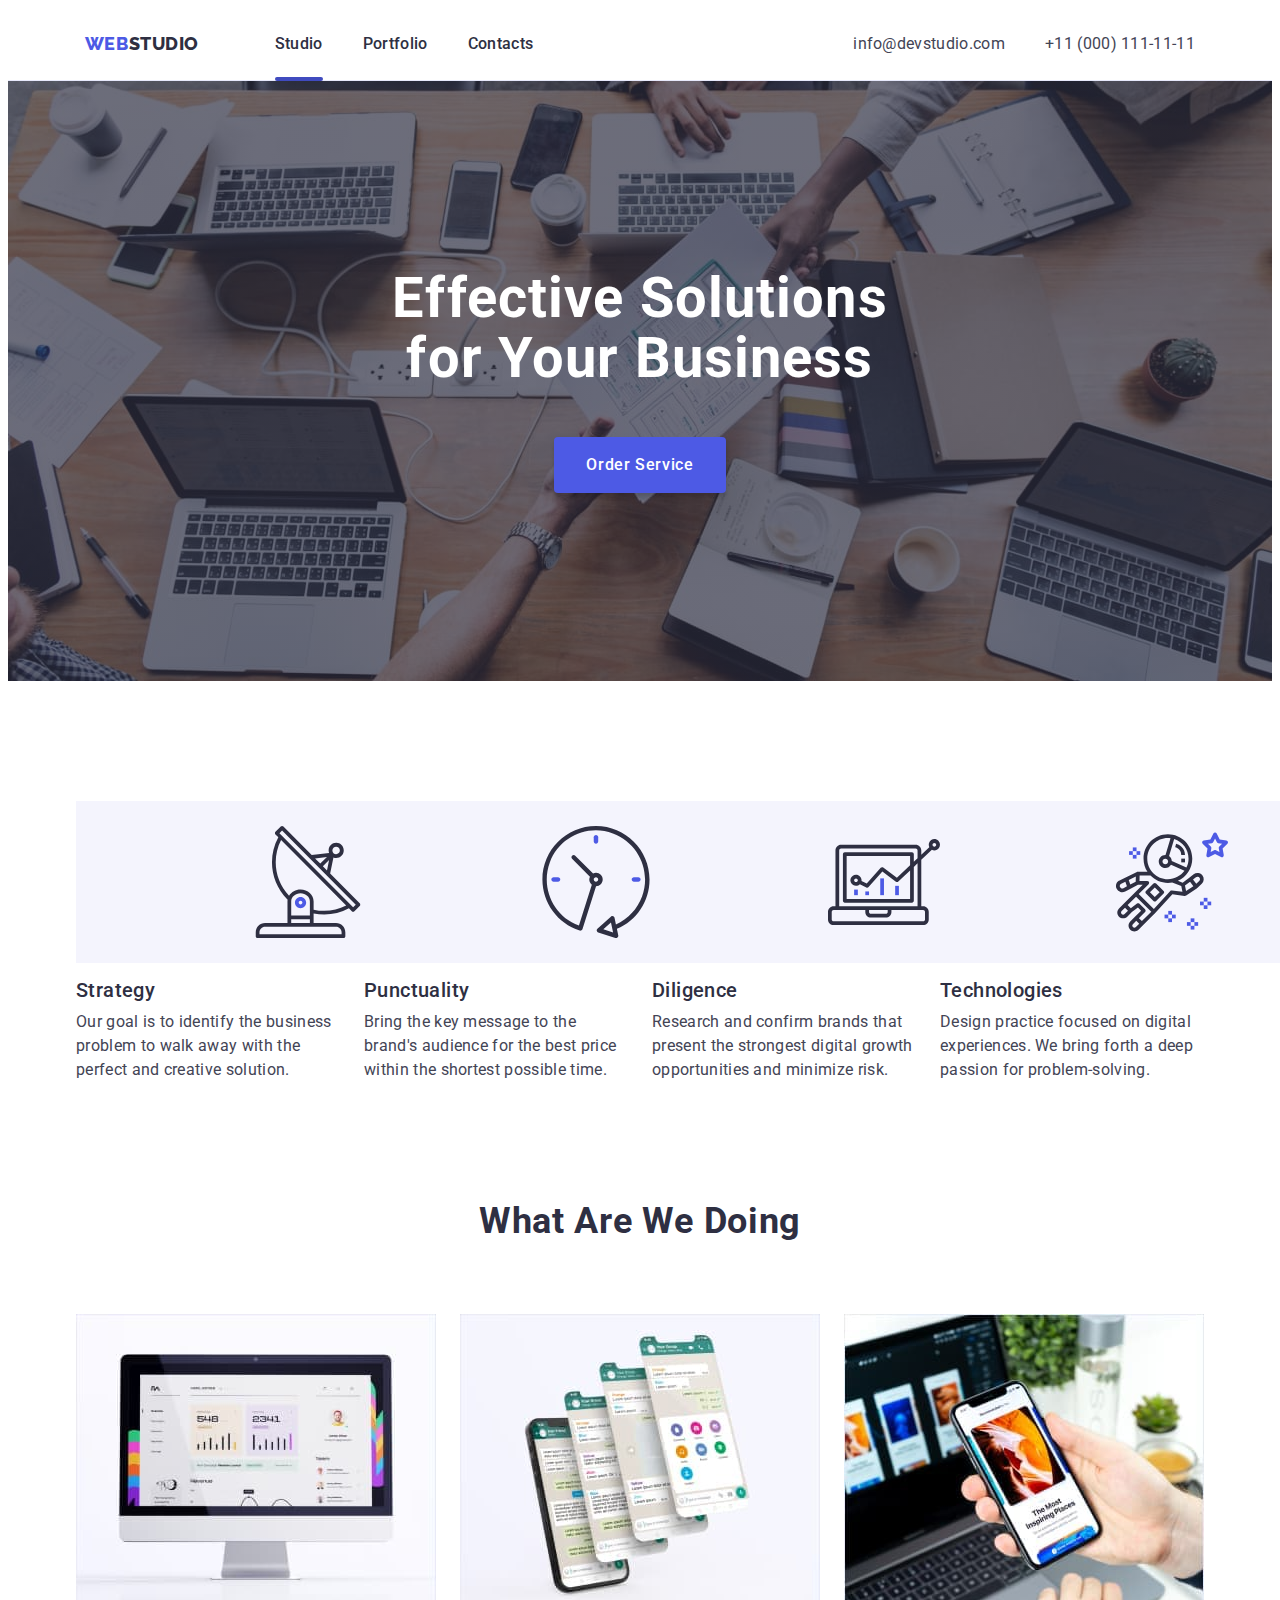
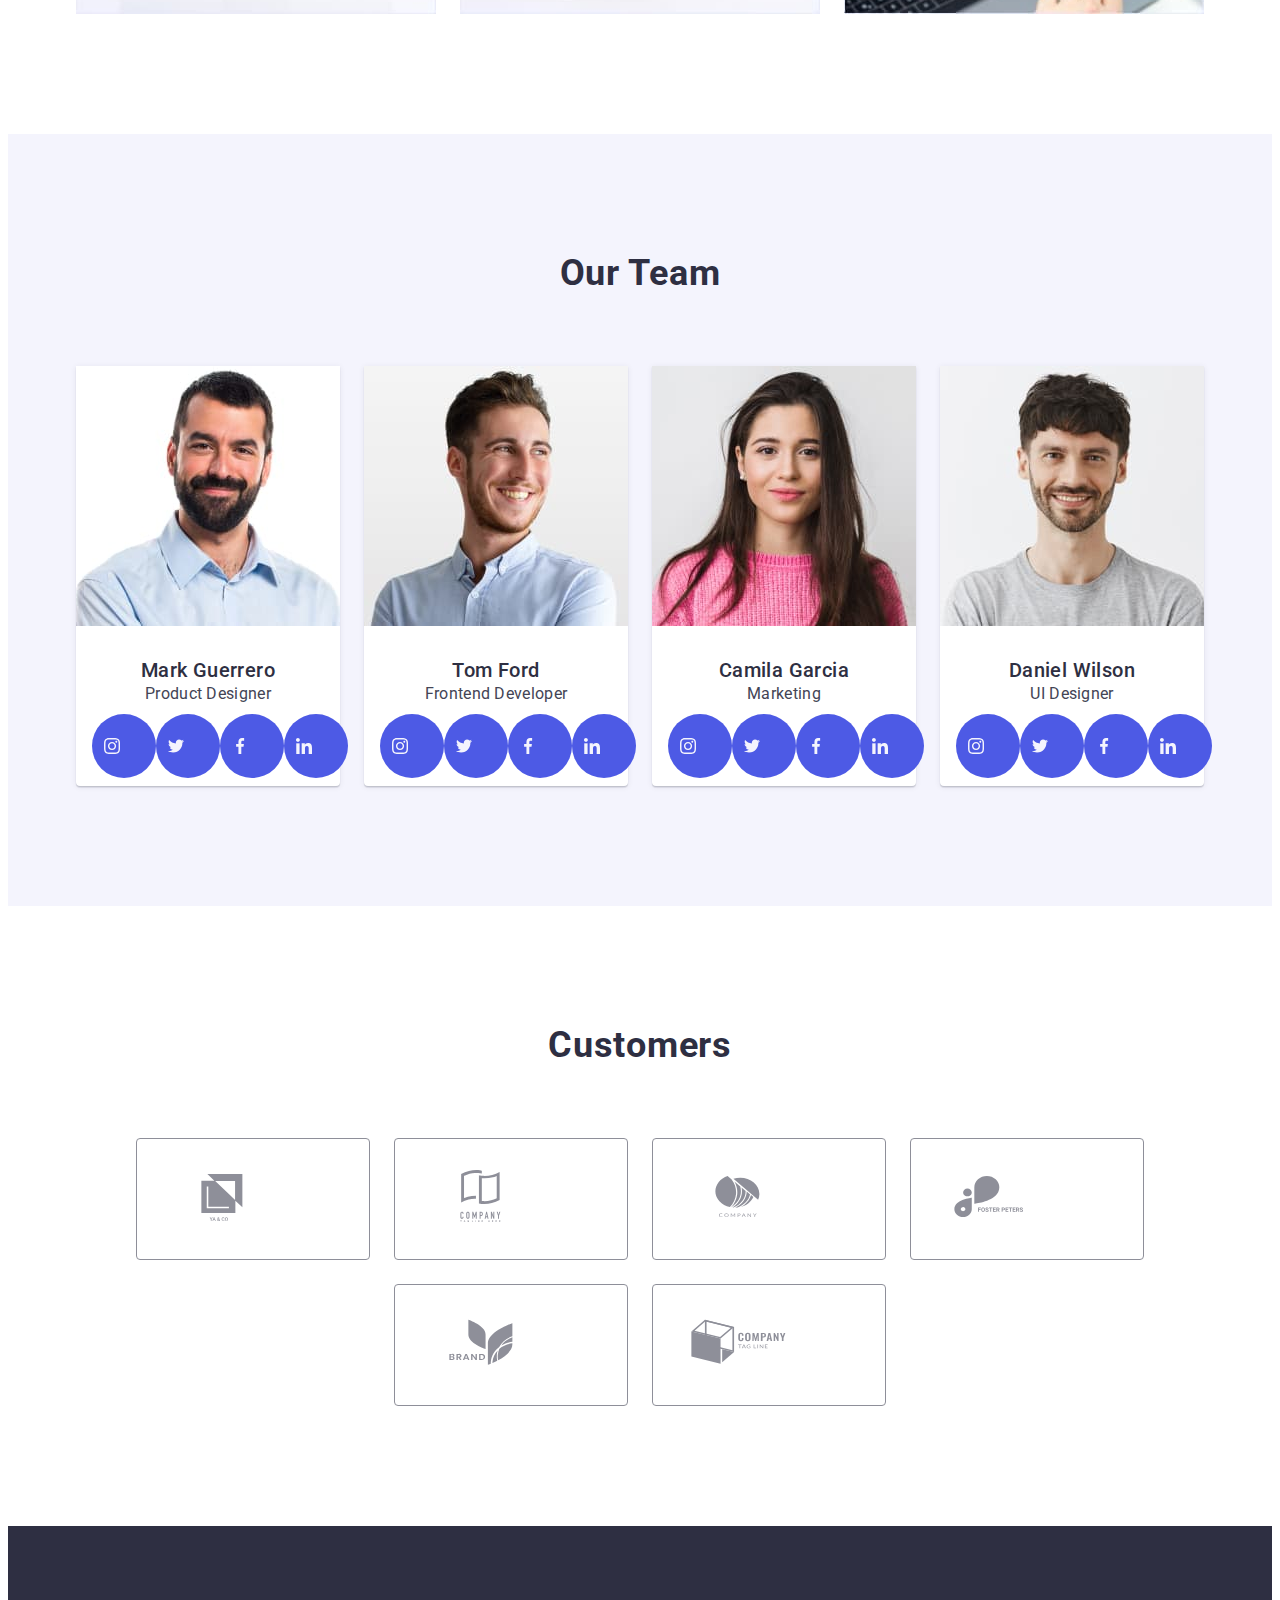
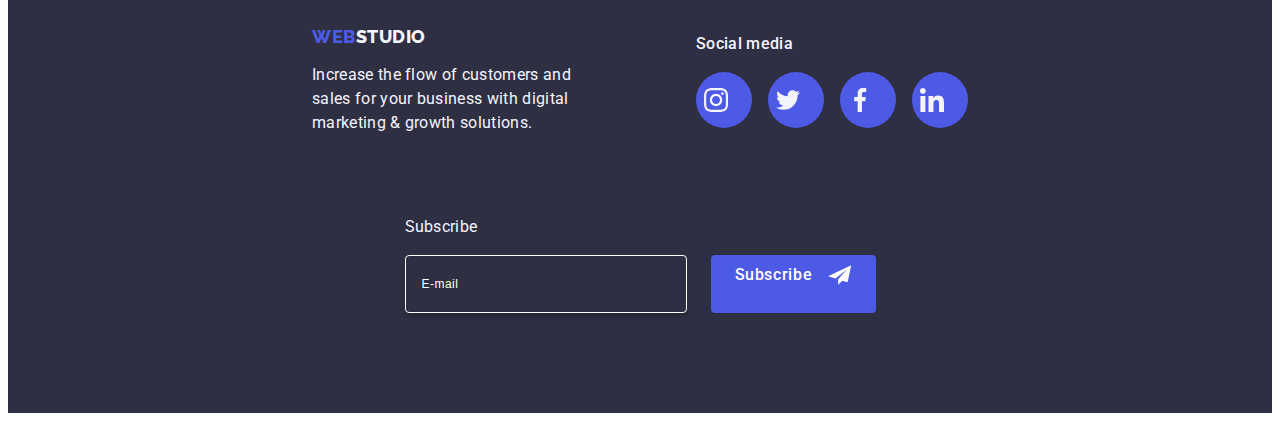
<file: index.html>
<!DOCTYPE html>
<html lang="en">
  <head>
    <meta charset="UTF-8" />
    <meta http-equiv="X-UA-Compatible" content="IE=edge" />
    <meta name="viewport" content="width=device-width, initial-scale=1.0" />
    <title>WebStudio</title>
    <link rel="preconnect" href="https://fonts.googleapis.com" />
    <link rel="preconnect" href="https://fonts.gstatic.com" crossorigin />
    <link
      href="https://fonts.googleapis.com/css2?family=Raleway:wght@800&family=Roboto:wght@400;500;700&display=swap"
      rel="stylesheet"
    />
    <link
      rel="stylesheet"
      href="https://cdnjs.cloudflare.com/ajax/libs/modern-normalize/1.1.0/modern-normalize.min.css"
      integrity="sha512-wpPYUAdjBVSE4KJnH1VR1HeZfpl1ub8YT/NKx4PuQ5NmX2tKuGu6U/JRp5y+Y8XG2tV+wKQpNHVUX03MfMFn9Q=="
      crossorigin="anonymous"
      referrerpolicy="no-referrer"
    />
    <link href="./css/styles.css" rel="stylesheet" />
    <link href="./css/media.css" rel="stylesheet" />
  </head>
  <body>
    <!-------------------------HEADER------------------------>
    <header class="header">
      <div class="container header-container">
        <nav class="header-navigation">
          <a class="header-logo link full-logotype" href="./index.html"
            >Web<span class="header-different">Studio</span>
          </a>
          <ul class="header-list list">
            <li class="header-item current">
              <a class="header-link link click-nav" href="./index.html"
                >Studio</a
              >
            </li>
            <li class="header-item">
              <a class="header-link link click-nav" href="./portfolio.html"
                >Portfolio</a
              >
            </li>
            <li class="header-item">
              <a class="header-link link click-nav" href="">Contacts</a>
            </li>
          </ul>
        </nav>
        <address class="header-address">
          <ul class="header-address-list list">
            <li class="header-address-item">
              <a
                class="header-address-link link click-nav"
                href="mailto:info@devstudio.com"
                >info@devstudio.com</a
              >
            </li>
            <li class="header-address-item">
              <a
                class="header-address-link link click-nav"
                href="tel:+110001111111"
                >+11 (000) 111-11-11</a
              >
            </li>
          </ul>
        </address>
        <button type="button" class="open-btn-menu" data-menu-open>
          <svg class="open-btn-icon" width="32" height="22">
            <use href="./images/icons/icons.svg#icon-hamburger-men"></use>
          </svg>
        </button>
      </div>
      <div class="mobile-menu is-hidden" data-menu>
        <div class="mobile-container">
          <div>
            <button type="button" class="menu-close-btn" data-menu-close>
              <svg class="menu-close-btn-icon" width="8" height="8">
                <use href="./images/icons/icons.svg#icon-close-black"></use>
              </svg>
            </button>
            <nav class="mobile-menu-navigation">
              <ul class="mobile-menu-list list">
                <li class="mobile-menu-item">
                  <a
                    class="mobile-menu-link link current-mobile"
                    href="./index.html"
                    >Studio</a
                  >
                </li>
                <li class="mobile-menu-item">
                  <a class="mobile-menu-link link" href="./portfolio.html"
                    >Portfolio</a
                  >
                </li>
                <li class="mobile-menu-item">
                  <a class="mobile-menu-link link" href="">Contacts</a>
                </li>
              </ul>
            </nav>
          </div>
          <div>
            <address class="mobile-menu-address">
              <ul class="mobile-menu-address-list list">
                <li class="mobile-menu-address-item">
                  <a
                    class="mobile-menu-address-link menu-number link"
                    href="tel:+110001111111"
                    >+11 (000) 111-11-11</a
                  >
                </li>
                <li class="mobile-menu-address-item">
                  <a
                    class="mobile-menu-address-link menu-mail link"
                    href="mailto:info@devstudio.com"
                    >info@devstudio.com</a
                  >
                </li>
              </ul>
            </address>
            <ul class="menu-social-list list">
              <li class="menu-social-item">
                <a class="menu-social-link" href="">
                  <svg class="menu-social-icon" width="16" height="16">
                    <use href="./images/icons/icons.svg#icon-instagram"></use>
                  </svg>
                </a>
              </li>
              <li class="menu-social-item">
                <a class="menu-social-link" href="">
                  <svg class="menu-social-icon" width="16" height="16">
                    <use href="./images/icons/icons.svg#icon-twitter"></use>
                  </svg>
                </a>
              </li>
              <li class="menu-social-item">
                <a class="menu-social-link" href="">
                  <svg class="menu-social-icon" width="16" height="16">
                    <use href="./images/icons/icons.svg#icon-facebook"></use>
                  </svg>
                </a>
              </li>
              <li class="menu-social-item">
                <a class="menu-social-link" href="">
                  <svg class="menu-social-icon" width="16" height="16">
                    <use href="./images/icons/icons.svg#icon-linkedin"></use>
                  </svg>
                </a>
              </li>
            </ul>
          </div>
        </div>
      </div>
    </header>
    <!----------------------------HERO------------------------------>
    <main>
      <section class="hero">
        <div class="container hero-container">
          <h1 class="hero-title">Effective Solutions for Your Business</h1>
          <button class="hero-button btn-fam" type="button" data-modal-open>
            Order Service
          </button>
        </div>
      </section>
      <!----------------------------ABOUT------------------------------>
      <section class="about">
        <div class="container container-about">
          <h2 class="about-hidden-title visually-hidden">About us</h2>
          <ul class="about-list list">
            <li class="about-item">
              <svg class="about-icon" width="64" height="64">
                <use href="./images/icons/icons.svg#icon-antenna"></use>
              </svg>
              <h3 class="about-title main-subtitle-text">Strategy</h3>
              <p class="about-text">
                Our goal is to identify the business problem to walk away with
                the perfect and creative solution.
              </p>
            </li>
            <li class="about-item">
              <svg class="about-icon" width="64" height="64">
                <use href="./images/icons/icons.svg#icon-clock"></use>
              </svg>
              <h3 class="about-title main-subtitle-text">Punctuality</h3>
              <p class="about-text">
                Bring the key message to the brand's audience for the best price
                within the shortest possible time.
              </p>
            </li>
            <li class="about-item">
              <svg class="about-icon" width="64" height="64">
                <use href="./images/icons/icons.svg#icon-diagram"></use>
              </svg>
              <h3 class="about-title main-subtitle-text">Diligence</h3>
              <p class="about-text">
                Research and confirm brands that present the strongest digital
                growth opportunities and minimize risk.
              </p>
            </li>
            <li class="about-item">
              <svg class="about-icon" width="64" height="64">
                <use href="./images/icons/icons.svg#icon-astronaut"></use>
              </svg>
              <h3 class="about-title main-subtitle-text">Technologies</h3>
              <p class="about-text">
                Design practice focused on digital experiences. We bring forth a
                deep passion for problem-solving.
              </p>
            </li>
          </ul>
        </div>
      </section>
      <!----------------------------GALLERY------------------------------>
      <section class="gallery">
        <div class="container gallery-container">
          <h2 class="gallery-title section-title">What are we doing</h2>
          <ul class="gallery-list list">
            <li class="gallery-item">
              <img
                class="gallery-img"
                src="./images/sec-doing/img-1.jpg"
                srcset="./images/sec-doing/img-1-2x.jpg 2x"
                alt="computer"
              />
            </li>
            <li class="gallery-item">
              <img
                class="gallery-img"
                src="./images/sec-doing/img-2.jpg"
                srcset="./images/sec-doing/img-2-2x.jpg 2x"
                alt="mobile phone"
              />
            </li>
            <li class="gallery-item">
              <img
                class="gallery-img"
                src="./images/sec-doing/img-3.jpg"
                srcset="./images/sec-doing/img-3-2x.jpg 2x"
                alt="computer and mobile phone"
              />
            </li>
          </ul>
        </div>
      </section>
      <!----------------------------TEAM------------------------------>
      <section class="team">
        <div class="container container-team">
          <h2 class="team-top-title section-title">Our Team</h2>
          <ul class="team-list list">
            <li class="team-item">
              <img
                class="team-img"
                src="./images/sec-team/mark.jpg"
                srcset="./images/sec-team/mark-2x.jpg 2x"
                alt="man"
                width="264"
                height="260"
              />
              <div class="team-wrapper">
                <h3 class="team-subtitle main-subtitle-text">Mark Guerrero</h3>
                <p class="team-item-text">Product Designer</p>
                <ul class="team-social-list list">
                  <li class="team-social-item">
                    <a class="team-social-link" href="">
                      <svg class="team-social-icon" width="16" height="16">
                        <use
                          href="./images/icons/icons.svg#icon-instagram"
                        ></use>
                      </svg>
                    </a>
                  </li>
                  <li class="team-social-item">
                    <a class="team-social-link" href="">
                      <svg class="team-social-icon" width="16" height="16">
                        <use href="./images/icons/icons.svg#icon-twitter"></use>
                      </svg>
                    </a>
                  </li>
                  <li class="team-social-item">
                    <a class="team-social-link" href="">
                      <svg class="team-social-icon" width="16" height="16">
                        <use
                          href="./images/icons/icons.svg#icon-facebook"
                        ></use>
                      </svg>
                    </a>
                  </li>
                  <li class="team-social-item">
                    <a class="team-social-link" href="">
                      <svg class="team-social-icon" width="16" height="16">
                        <use
                          href="./images/icons/icons.svg#icon-linkedin"
                        ></use>
                      </svg>
                    </a>
                  </li>
                </ul>
              </div>
            </li>
            <li class="team-item">
              <img
                class="team-img"
                src="./images/sec-team/tom.jpg"
                srcset="./images/sec-team/tom-2x.jpg 2x"
                alt="man"
                width="264"
                height="260"
              />
              <div class="team-wrapper">
                <h3 class="team-subtitle main-subtitle-text">Tom Ford</h3>
                <p class="team-item-text">Frontend Developer</p>
                <ul class="team-social-list list">
                  <li class="team-social-item">
                    <a class="team-social-link" href="">
                      <svg class="team-social-icon" width="16" height="16">
                        <use
                          href="./images/icons/icons.svg#icon-instagram"
                        ></use>
                      </svg>
                    </a>
                  </li>
                  <li class="team-social-item">
                    <a class="team-social-link" href="">
                      <svg class="team-social-icon" width="16" height="16">
                        <use href="./images/icons/icons.svg#icon-twitter"></use>
                      </svg>
                    </a>
                  </li>
                  <li class="team-social-item">
                    <a class="team-social-link" href="">
                      <svg class="team-social-icon" width="16" height="16">
                        <use
                          href="./images/icons/icons.svg#icon-facebook"
                        ></use>
                      </svg>
                    </a>
                  </li>
                  <li class="team-social-item">
                    <a class="team-social-link" href="">
                      <svg class="team-social-icon" width="16" height="16">
                        <use
                          href="./images/icons/icons.svg#icon-linkedin"
                        ></use>
                      </svg>
                    </a>
                  </li>
                </ul>
              </div>
            </li>
            <li class="team-item">
              <img
                class="team-img"
                src="./images/sec-team/camila.jpg"
                srcset="./images/sec-team/camila-2x.jpg 2x"
                alt="woman"
                width="264"
                height="260"
              />
              <div class="team-wrapper">
                <h3 class="team-subtitle main-subtitle-text">Camila Garcia</h3>
                <p class="team-item-text">Marketing</p>
                <ul class="team-social-list list">
                  <li class="team-social-item">
                    <a class="team-social-link" href="">
                      <svg class="team-social-icon" width="16" height="16">
                        <use
                          href="./images/icons/icons.svg#icon-instagram"
                        ></use>
                      </svg>
                    </a>
                  </li>
                  <li class="team-social-item">
                    <a class="team-social-link" href="">
                      <svg class="team-social-icon" width="16" height="16">
                        <use href="./images/icons/icons.svg#icon-twitter"></use>
                      </svg>
                    </a>
                  </li>
                  <li class="team-social-item">
                    <a class="team-social-link" href="">
                      <svg class="team-social-icon" width="16" height="16">
                        <use
                          href="./images/icons/icons.svg#icon-facebook"
                        ></use>
                      </svg>
                    </a>
                  </li>
                  <li class="team-social-item">
                    <a class="team-social-link" href="">
                      <svg class="team-social-icon" width="16" height="16">
                        <use
                          href="./images/icons/icons.svg#icon-linkedin"
                        ></use>
                      </svg>
                    </a>
                  </li>
                </ul>
              </div>
            </li>
            <li class="team-item">
              <img
                class="team-img"
                src="./images/sec-team/daniel.jpg"
                srcset="./images/sec-team/daniel-2x.jpg 2x"
                alt="man"
                width="264"
                height="260"
              />
              <div class="team-wrapper">
                <h3 class="team-subtitle main-subtitle-text">Daniel Wilson</h3>
                <p class="team-item-text">UI Designer</p>
                <ul class="team-social-list list">
                  <li class="team-social-item">
                    <a class="team-social-link" href="">
                      <svg class="team-social-icon" width="16" height="16">
                        <use
                          href="./images/icons/icons.svg#icon-instagram"
                        ></use>
                      </svg>
                    </a>
                  </li>
                  <li class="team-social-item">
                    <a class="team-social-link" href="">
                      <svg class="team-social-icon" width="16" height="16">
                        <use href="./images/icons/icons.svg#icon-twitter"></use>
                      </svg>
                    </a>
                  </li>
                  <li class="team-social-item">
                    <a class="team-social-link" href="">
                      <svg class="team-social-icon" width="16" height="16">
                        <use
                          href="./images/icons/icons.svg#icon-facebook"
                        ></use>
                      </svg>
                    </a>
                  </li>
                  <li class="team-social-item">
                    <a class="team-social-link" href="">
                      <svg class="team-social-icon" width="16" height="16">
                        <use
                          href="./images/icons/icons.svg#icon-linkedin"
                        ></use>
                      </svg>
                    </a>
                  </li>
                </ul>
              </div>
            </li>
          </ul>
        </div>
      </section>
      <!----------------------------CUSTOMERS------------------------------>
      <section class="customers">
        <div class="container container-customers">
          <h2 class="customers-title section-title">Customers</h2>
          <ul class="customers-list list">
            <li class="customers-item">
              <svg class="customers-icon" width="104" height="56">
                <use href="./images/icons/icons.svg#icon-client-1"></use>
              </svg>
            </li>
            <li class="customers-item">
              <svg class="customers-icon" width="104" height="56">
                <use href="./images/icons/icons.svg#icon-client-2"></use>
              </svg>
            </li>
            <li class="customers-item">
              <svg class="customers-icon" width="104" height="56">
                <use href="./images/icons/icons.svg#icon-client-3"></use>
              </svg>
            </li>
            <li class="customers-item">
              <svg class="customers-icon" width="104" height="56">
                <use href="./images/icons/icons.svg#icon-client-4"></use>
              </svg>
            </li>
            <li class="customers-item">
              <svg class="customers-icon" width="104" height="56">
                <use href="./images/icons/icons.svg#icon-client-5"></use>
              </svg>
            </li>
            <li class="customers-item">
              <svg class="customers-icon" width="104" height="56">
                <use href="./images/icons/icons.svg#icon-client-6"></use>
              </svg>
            </li>
          </ul>
        </div>
      </section>
    </main>
    <!----------------------------FOOTER------------------------------>

    <footer class="footer">
      <div class="container footer-container">
        <div class="footer-presentation">
          <a class="footer-link link full-logotype" href="./index.html"
            >Web<span class="footer-different">Studio</span>
          </a>
          <p class="footer-text">
            Increase the flow of customers and sales for your business with
            digital marketing & growth solutions.
          </p>
        </div>
        <div class="footer-social-media">
          <h3 class="social-block-title">Social media</h3>
          <ul class="footer-social-list list">
            <li class="footer-social-item">
              <a class="footer-social-link" href="">
                <svg class="footer-social-icon" width="24" height="24">
                  <use href="./images/icons/icons.svg#icon-instagram"></use>
                </svg>
              </a>
            </li>
            <li class="footer-social-item">
              <a class="footer-social-link" href="">
                <svg class="footer-social-icon" width="24" height="24">
                  <use href="./images/icons/icons.svg#icon-twitter"></use>
                </svg>
              </a>
            </li>
            <li class="footer-social-item">
              <a class="footer-social-link" href="">
                <svg class="footer-social-icon" width="24" height="24">
                  <use href="./images/icons/icons.svg#icon-facebook"></use>
                </svg>
              </a>
            </li>
            <li class="footer-social-item">
              <a class="footer-social-link" href="">
                <svg class="footer-social-icon" width="24" height="24">
                  <use href="./images/icons/icons.svg#icon-linkedin"></use>
                </svg>
              </a>
            </li>
          </ul>
        </div>
        <div class="footer-appl">
          <p class="footer-appl-title">Subscribe</p>
          <div class="footer-appl-wrap">
            <input
              type="email"
              name="appl-user-text"
              id="appl-user-text"
              class="footer-input"
              placeholder="E-mail"
              required
            />
            <button type="submit" class="btn-appl btn-fam">
              Subscribe
              <svg class="btn-appl-icon" width="24" height="24">
                <use href="./images/icons/icons.svg#icon-plane"></use>
              </svg>
            </button>
          </div>
        </div>
      </div>
    </footer>
    <!----------------------------MODAL-WINDOW------------------------------>
    <div class="backdrop is-hidden" data-modal>
      <div class="modal-window">
        <button type="button" class="modal-close-btn" data-modal-close>
          <svg class="modal-close-btn-icon" width="8" height="8">
            <use href="./images/icons/icons.svg#icon-close-black"></use>
          </svg>
        </button>
        <form class="modal-form">
          <p class="title-modal-form">
            Leave your contacts and we will call you back
          </p>
          <div class="input-area-wrapper first-type">
            <input
              type="text"
              name="user-name"
              id="user-name"
              class="modal-input"
              required
            />
            <svg class="input-icon" width="18" height="24">
              <use href="./images/icons/icons.svg#icon-person-black"></use>
            </svg>
            <label class="modal-label" for="user-name"
              ><span class="input-text">Name</span></label
            >
          </div>
          <div class="input-area-wrapper">
            <input
              type="tel"
              name="user-phone"
              id="user-phone"
              class="modal-input"
              required
            />
            <svg class="input-icon" width="18" height="24">
              <use href="./images/icons/icons.svg#icon-phone-black"></use>
            </svg>
            <label class="modal-label" for="user-phone">
              <span class="input-text">Phone</span></label
            >
          </div>
          <div class="input-area-wrapper">
            <input
              type="email"
              name="user-mail"
              id="user-mail"
              class="modal-input"
              required
            />
            <svg class="input-icon" width="18" height="24">
              <use href="./images/icons/icons.svg#icon-email-black"></use>
            </svg>
            <label class="modal-label" for="user-mail"
              ><span class="input-text">Email</span></label
            >
          </div>
          <div class="input-area-wrapper">
            <textarea
              class="text-area-modal text-modal-input"
              id="user-text"
              name="user-text"
              placeholder="Text input"
            ></textarea>
            <label class="modal-label" for="user-text"
              ><span class="input-text">Comment</span></label
            >
          </div>
          <div class="input-area-wrapper-last">
            <input
              type="checkbox"
              name="policy-check"
              id="policy-check"
              class="modal-policy-check visually-hidden"
              value="true"
            />
            <label class="check-text" for="policy-check"
              ><span class="input-check-text"
                ><span class="check-icon-form"
                  ><svg class="check-icon" width="10" height="8">
                    <use href="./images/icons/icons.svg#icon-check"></use>
                  </svg> </span
                >I accept the terms and conditions of the&nbsp;
                <a href="" class="policy-link">Privacy Policy</a>
              </span>
            </label>
          </div>
          <div class="btn-wrap">
            <button type="submit" class="modal-sub-btn btn-fam">Send</button>
          </div>
        </form>
      </div>
    </div>
    <script src="./js/modal.js"></script>
    <script src="./js/menu.js"></script>
  </body>
</html>
</file>
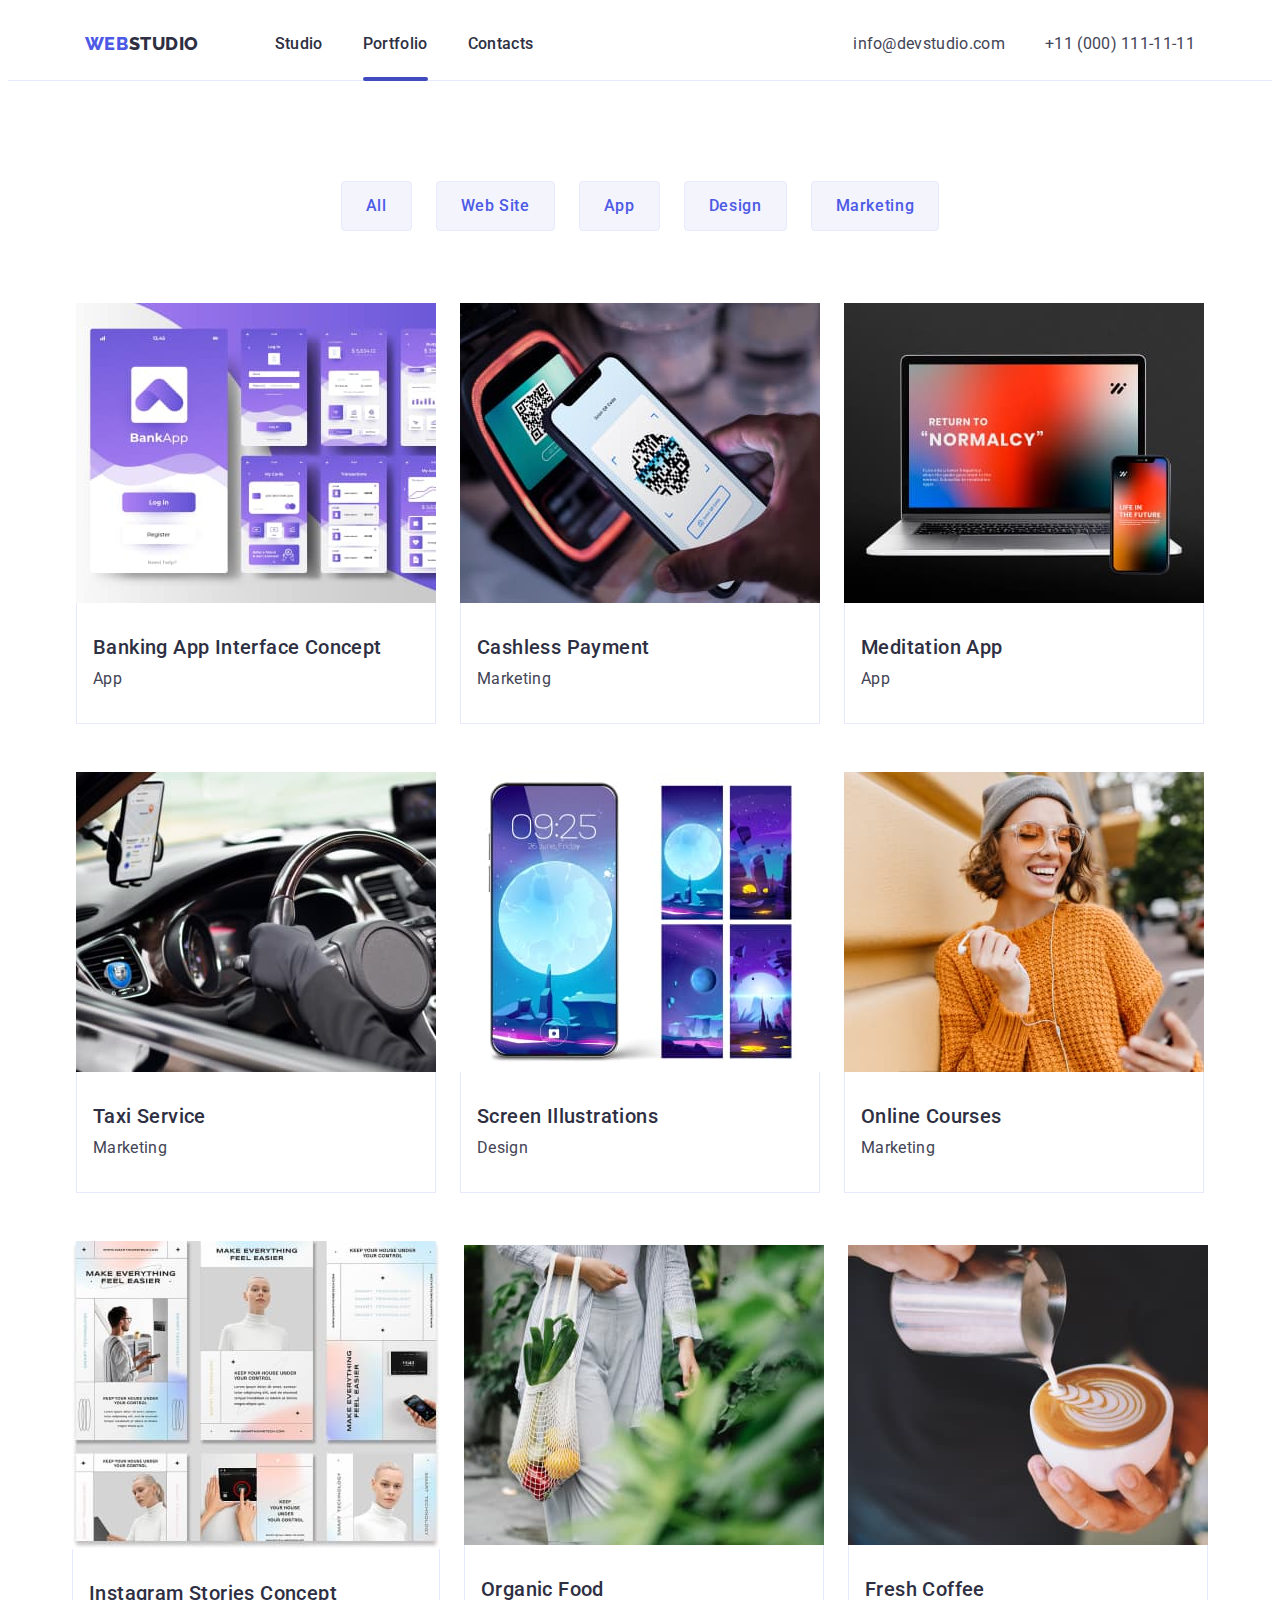
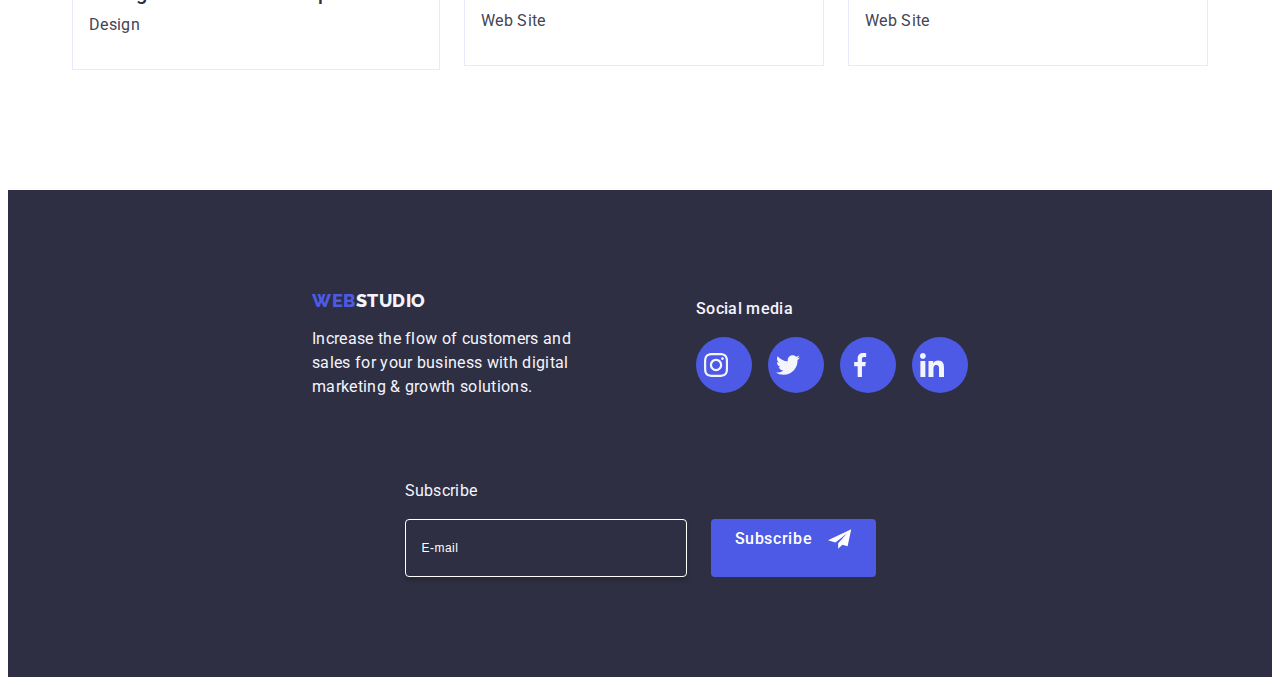
<file: portfolio.html>
<!DOCTYPE html>
<html lang="en">
  <head>
    <meta charset="UTF-8" />
    <meta http-equiv="X-UA-Compatible" content="IE=edge" />
    <meta name="viewport" content="width=device-width, initial-scale=1.0" />
    <title>WebStudio</title>
    <link rel="preconnect" href="https://fonts.googleapis.com" />
    <link rel="preconnect" href="https://fonts.gstatic.com" crossorigin />
    <link
      href="https://fonts.googleapis.com/css2?family=Raleway:wght@800&family=Roboto:wght@400;500;700&display=swap"
      rel="stylesheet"
    />
    <link
      rel="stylesheet"
      href="https://cdnjs.cloudflare.com/ajax/libs/modern-normalize/1.1.0/modern-normalize.min.css"
      integrity="sha512-wpPYUAdjBVSE4KJnH1VR1HeZfpl1ub8YT/NKx4PuQ5NmX2tKuGu6U/JRp5y+Y8XG2tV+wKQpNHVUX03MfMFn9Q=="
      crossorigin="anonymous"
      referrerpolicy="no-referrer"
    />
    <link href="./css/styles.css" rel="stylesheet" />
    <link href="./css/media.css" rel="stylesheet" />
  </head>
  <body>
    <!-------------------------HEADER------------------------>
    <header class="header">
      <div class="container header-container">
        <nav class="header-navigation">
          <a class="header-logo link full-logotype" href="./index.html"
            >Web<span class="header-different">Studio</span>
          </a>
          <ul class="header-list list">
            <li class="header-item">
              <a class="header-link link click-nav" href="./index.html"
                >Studio</a
              >
            </li>
            <li class="header-item current">
              <a class="header-link link click-nav" href="./portfolio.html"
                >Portfolio</a
              >
            </li>
            <li class="header-item">
              <a class="header-link link click-nav" href="">Contacts</a>
            </li>
          </ul>
        </nav>
        <address class="header-address">
          <ul class="header-address-list list">
            <li class="header-address-item">
              <a
                class="header-address-link link click-nav"
                href="mailto:info@devstudio.com"
                >info@devstudio.com</a
              >
            </li>
            <li class="header-address-item">
              <a
                class="header-address-link link click-nav"
                href="tel:+110001111111"
                >+11 (000) 111-11-11</a
              >
            </li>
          </ul>
        </address>
        <button type="button" class="open-btn-menu" data-menu-open>
          <svg class="open-btn-icon" width="32" height="22">
            <use href="./images/icons/icons.svg#icon-hamburger-men"></use>
          </svg>
        </button>
      </div>
      <div class="mobile-menu is-hidden" data-menu>
        <div class="mobile-container">
          <div>
            <button type="button" class="menu-close-btn" data-menu-close>
              <svg class="menu-close-btn-icon" width="8" height="8">
                <use href="./images/icons/icons.svg#icon-close-black"></use>
              </svg>
            </button>
            <nav class="mobile-menu-navigation">
              <ul class="mobile-menu-list list">
                <li class="mobile-menu-item">
                  <a class="mobile-menu-link link" href="./index.html"
                    >Studio</a
                  >
                </li>
                <li class="mobile-menu-item">
                  <a
                    class="mobile-menu-link link current-mobile"
                    href="./portfolio.html"
                    >Portfolio</a
                  >
                </li>
                <li class="mobile-menu-item">
                  <a class="mobile-menu-link link" href="">Contacts</a>
                </li>
              </ul>
            </nav>
          </div>
          <div>
            <address class="mobile-menu-address">
              <ul class="mobile-menu-address-list list">
                <li class="mobile-menu-address-item">
                  <a
                    class="mobile-menu-address-link menu-number link"
                    href="tel:+110001111111"
                    >+11 (000) 111-11-11</a
                  >
                </li>
                <li class="mobile-menu-address-item">
                  <a
                    class="mobile-menu-address-link menu-mail link"
                    href="mailto:info@devstudio.com"
                    >info@devstudio.com</a
                  >
                </li>
              </ul>
            </address>
            <ul class="menu-social-list list">
              <li class="menu-social-item">
                <a class="menu-social-link" href="">
                  <svg class="menu-social-icon" width="16" height="16">
                    <use href="./images/icons/icons.svg#icon-instagram"></use>
                  </svg>
                </a>
              </li>
              <li class="menu-social-item">
                <a class="menu-social-link" href="">
                  <svg class="menu-social-icon" width="16" height="16">
                    <use href="./images/icons/icons.svg#icon-twitter"></use>
                  </svg>
                </a>
              </li>
              <li class="menu-social-item">
                <a class="menu-social-link" href="">
                  <svg class="menu-social-icon" width="16" height="16">
                    <use href="./images/icons/icons.svg#icon-facebook"></use>
                  </svg>
                </a>
              </li>
              <li class="menu-social-item">
                <a class="menu-social-link" href="">
                  <svg class="menu-social-icon" width="16" height="16">
                    <use href="./images/icons/icons.svg#icon-linkedin"></use>
                  </svg>
                </a>
              </li>
            </ul>
          </div>
        </div>
      </div>
    </header>

    <!----------------------------MENU------------------------------>

    <main>
      <section class="project-sorting-menu">
        <div class="container project-sorting">
          <h1 class="visually-hidden">Portfolio</h1>
          <ul class="project-sorting-list project-sorting-container list">
            <li class="project-sorting-item">
              <button class="project-sorting-btn btn-fam" type="button">
                All
              </button>
            </li>
            <li class="project-sorting-item">
              <button class="project-sorting-btn btn-fam" type="button">
                Web Site
              </button>
            </li>
            <li class="project-sorting-item">
              <button class="project-sorting-btn btn-fam" type="button">
                App
              </button>
            </li>
            <li class="project-sorting-item">
              <button class="project-sorting-btn btn-fam" type="button">
                Design
              </button>
            </li>
            <li class="project-sorting-item">
              <button class="project-sorting-btn btn-fam" type="button">
                Marketing
              </button>
            </li>
          </ul>
          <ul class="project-card-list list">
            <li class="project-card-item">
              <a class="project-card-link link" href="">
                <div class="project-card-overlay">
                  <picture class="picture-card">
                    <source
                      srcset="
                        ./images/portfolio/portfolio-img1-min.jpg    1x,
                        ./images/portfolio/portfolio-img1-2x-min.jpg 2x
                      "
                      media="(min-width: 1200px)"
                    />
                    <source
                      srcset="
                        ./images/portfolio/portfolio-img1-tab-min.jpg    1x,
                        ./images/portfolio/portfolio-img1-tab-2x-min.jpg 2x
                      "
                      media="(min-width: 768px)"
                    />
                    <source
                      srcset="
                        ./images/portfolio/portfolio-img1-mob-min.jpg    1x,
                        ./images/portfolio/portfolio-img1-mob-2x-min.jpg 2x
                      "
                      media="(max-width: 767px)"
                    />
                    <img
                      class="project-card-img gallery-img"
                      src="./images/portfolio/portfolio-img1-min.jpg"
                      alt="screenshots on the mobile phone"
                    />
                  </picture>
                  <p class="text-overlay">
                    14 Stylish and User-Friendly App Design Concepts · Task
                    Manager App · Calorie Tracker App · Exotic Fruit Ecommerce
                    App · Cloud Storage App
                  </p>
                </div>
                <div class="wrapper-card">
                  <h2 class="project-card-title main-subtitle-text">
                    Banking App Interface Concept
                  </h2>
                  <p class="project-card-text">App</p>
                </div>
              </a>
            </li>
            <li class="project-card-item">
              <a class="project-card-link link" href="">
                <div class="project-card-overlay">
                  <picture class="picture-card">
                    <source
                      srcset="
                        ./images/portfolio/portfolio-img2-min.jpg    1x,
                        ./images/portfolio/portfolio-img2-2x-min.jpg 2x
                      "
                      media="(min-width: 1200px)"
                    />
                    <source
                      srcset="
                        ./images/portfolio/portfolio-img2-tab-min.jpg    1x,
                        ./images/portfolio/portfolio-img2-tab-2x-min.jpg 2x
                      "
                      media="(min-width: 768px)"
                    />
                    <source
                      srcset="
                        ./images/portfolio/portfolio-img2-mob-min.jpg    1x,
                        ./images/portfolio/portfolio-img2-mob-2x-min.jpg 2x
                      "
                      media="(max-width: 767px)"
                    />
                    <img
                      class="project-card-img gallery-img"
                      src="./images/portfolio/portfolio-img2-min.jpg"
                      alt="mobile phone and payment terminal"
                    />
                  </picture>
                  <p class="text-overlay">
                    14 Stylish and User-Friendly App Design Concepts · Task
                    Manager App · Calorie Tracker App · Exotic Fruit Ecommerce
                    App · Cloud Storage App
                  </p>
                </div>
                <div class="wrapper-card">
                  <h2 class="project-card-title main-subtitle-text">
                    Cashless Payment
                  </h2>
                  <p class="project-card-text">Marketing</p>
                </div>
              </a>
            </li>
            <li class="project-card-item">
              <a class="project-card-link link" href="">
                <div class="project-card-overlay">
                  <picture class="picture-card">
                    <source
                      srcset="
                        ./images/portfolio/portfolio-img3-min.jpg    1x,
                        ./images/portfolio/portfolio-img3-2x-min.jpg 2x
                      "
                      media="(min-width: 1200px)"
                    />
                    <source
                      srcset="
                        ./images/portfolio/portfolio-img3-tab-min.jpg    1x,
                        ./images/portfolio/portfolio-img3-tab-2x-min.jpg 2x
                      "
                      media="(min-width: 768px)"
                    />
                    <source
                      srcset="
                        ./images/portfolio/portfolio-img3-mob-min.jpg    1x,
                        ./images/portfolio/portfolio-img3-mob-2x-min.jpg 2x
                      "
                      media="(max-width: 767px)"
                    />
                    <img
                      class="project-card-img gallery-img"
                      src="./images/portfolio/portfolio-img3-min.jpg"
                      alt="mobile phone and laptop"
                    />
                  </picture>

                  <p class="text-overlay">
                    14 Stylish and User-Friendly App Design Concepts · Task
                    Manager App · Calorie Tracker App · Exotic Fruit Ecommerce
                    App · Cloud Storage App
                  </p>
                </div>
                <div class="wrapper-card">
                  <h2 class="project-card-title main-subtitle-text">
                    Meditation App
                  </h2>
                  <p class="project-card-text">App</p>
                </div>
              </a>
            </li>
            <li class="project-card-item">
              <a class="project-card-link link" href="">
                <div class="project-card-overlay">
                  <picture class="picture-card">
                    <source
                      srcset="
                        ./images/portfolio/portfolio-img4-min.jpg    1x,
                        ./images/portfolio/portfolio-img4-2x-min.jpg 2x
                      "
                      media="(min-width: 1200px)"
                    />
                    <source
                      srcset="
                        ./images/portfolio/portfolio-img4-tab-min.jpg    1x,
                        ./images/portfolio/portfolio-img4-tab-2x-min.jpg 2x
                      "
                      media="(min-width: 768px)"
                    />
                    <source
                      srcset="
                        ./images/portfolio/portfolio-img4-mob-min.jpg    1x,
                        ./images/portfolio/portfolio-img4-mob-2x-min.jpg 2x
                      "
                      media="(max-width: 767px)"
                    />
                    <img
                      class="project-card-img gallery-img"
                      src="./images/portfolio/portfolio-img4-min.jpg"
                      alt="car steering wheel"
                    />
                  </picture>

                  <p class="text-overlay">
                    14 Stylish and User-Friendly App Design Concepts · Task
                    Manager App · Calorie Tracker App · Exotic Fruit Ecommerce
                    App · Cloud Storage App
                  </p>
                </div>
                <div class="wrapper-card">
                  <h2 class="project-card-title main-subtitle-text">
                    Taxi Service
                  </h2>
                  <p class="project-card-text">Marketing</p>
                </div>
              </a>
            </li>
            <li class="project-card-item">
              <a class="project-card-link link" href="">
                <div class="project-card-overlay">
                  <picture class="picture-card">
                    <source
                      srcset="
                        ./images/portfolio/portfolio-img5-min.jpg    1x,
                        ./images/portfolio/portfolio-img5-2x-min.jpg 2x
                      "
                      media="(min-width: 1200px)"
                    />
                    <source
                      srcset="
                        ./images/portfolio/portfolio-img5-tab-min.jpg    1x,
                        ./images/portfolio/portfolio-img5-tab-2x-min.jpg 2x
                      "
                      media="(min-width: 768px)"
                    />
                    <source
                      srcset="
                        ./images/portfolio/portfolio-img5-mob-min.jpg    1x,
                        ./images/portfolio/portfolio-img5-mob-2x-min.jpg 2x
                      "
                      media="(max-width: 767px)"
                    />
                    <img
                      class="project-card-img gallery-img"
                      src="./images/portfolio/portfolio-img5-min.jpg"
                      alt="theme on the mobile phone"
                    />
                  </picture>

                  <p class="text-overlay">
                    14 Stylish and User-Friendly App Design Concepts · Task
                    Manager App · Calorie Tracker App · Exotic Fruit Ecommerce
                    App · Cloud Storage App
                  </p>
                </div>
                <div class="wrapper-card">
                  <h2 class="project-card-title main-subtitle-text">
                    Screen Illustrations
                  </h2>
                  <p class="project-card-text">Design</p>
                </div>
              </a>
            </li>
            <li class="project-card-item">
              <a class="project-card-link link" href="">
                <div class="project-card-overlay">
                  <picture class="picture-card">
                    <source
                      srcset="
                        ./images/portfolio/portfolio-img6-min.jpg    1x,
                        ./images/portfolio/portfolio-img6-2x-min.jpg 2x
                      "
                      media="(min-width: 1200px)"
                    />
                    <source
                      srcset="
                        ./images/portfolio/portfolio-img6-tab-min.jpg    1x,
                        ./images/portfolio/portfolio-img6-tab-2x-min.jpg 2x
                      "
                      media="(min-width: 768px)"
                    />
                    <source
                      srcset="
                        ./images/portfolio/portfolio-img6-mob-min.jpg    1x,
                        ./images/portfolio/portfolio-img6-mob-2x-min.jpg 2x
                      "
                      media="(max-width: 767px)"
                    />
                    <img
                      class="project-card-img gallery-img"
                      src="./images/portfolio/portfolio-img6-min.jpg"
                      alt="girl with headphones"
                    />
                  </picture>

                  <p class="text-overlay">
                    14 Stylish and User-Friendly App Design Concepts · Task
                    Manager App · Calorie Tracker App · Exotic Fruit Ecommerce
                    App · Cloud Storage App
                  </p>
                </div>
                <div class="wrapper-card">
                  <h2 class="project-card-title main-subtitle-text">
                    Online Courses
                  </h2>
                  <p class="project-card-text">Marketing</p>
                </div>
              </a>
            </li>
            <li class="project-card-item">
              <a class="project-card-link link" href="">
                <div class="project-card-overlay">
                  <picture class="picture-card">
                    <source
                      srcset="
                        ./images/portfolio/portfolio-img7-min.jpg    1x,
                        ./images/portfolio/portfolio-img7-2x-min.jpg 2x
                      "
                      media="(min-width: 1200px)"
                    />
                    <source
                      srcset="
                        ./images/portfolio/portfolio-img7-tab-min.jpg    1x,
                        ./images/portfolio/portfolio-img7-tab-2x-min.jpg 2x
                      "
                      media="(min-width: 768px)"
                    />
                    <source
                      srcset="
                        ./images/portfolio/portfolio-img7-mob-min.jpg    1x,
                        ./images/portfolio/portfolio-img7-mob-2x-min.jpg 2x
                      "
                      media="(max-width: 767px)"
                    />
                    <img
                      class="project-card-img gallery-img"
                      src="./images/portfolio/portfolio-img7-min.jpg"
                      alt="posters"
                    />
                  </picture>
                  <p class="text-overlay">
                    14 Stylish and User-Friendly App Design Concepts · Task
                    Manager App · Calorie Tracker App · Exotic Fruit Ecommerce
                    App · Cloud Storage App
                  </p>
                </div>
                <div class="wrapper-card">
                  <h2 class="project-card-title main-subtitle-text">
                    Instagram Stories Concept
                  </h2>
                  <p class="project-card-text">Design</p>
                </div>
              </a>
            </li>
            <li class="project-card-item">
              <a class="project-card-link link" href="">
                <div class="project-card-overlay">
                  <picture class="picture-card">
                    <source
                      srcset="
                        ./images/portfolio/portfolio-img8-min.jpg    1x,
                        ./images/portfolio/portfolio-img8-2x-min.jpg 2x
                      "
                      media="(min-width: 1200px)"
                    />
                    <source
                      srcset="
                        ./images/portfolio/portfolio-img8-tab-min.jpg    1x,
                        ./images/portfolio/portfolio-img8-tab-2x-min.jpg 2x
                      "
                      media="(min-width: 768px)"
                    />
                    <source
                      srcset="
                        ./images/portfolio/portfolio-img8-mob-min.jpg    1x,
                        ./images/portfolio/portfolio-img8-mob-2x-min.jpg 2x
                      "
                      media="(max-width: 767px)"
                    />
                    <img
                      class="project-card-img gallery-img"
                      src="./images/portfolio/portfolio-img8-min.jpg"
                      alt="woman with a bag"
                    />
                  </picture>

                  <p class="text-overlay">
                    14 Stylish and User-Friendly App Design Concepts · Task
                    Manager App · Calorie Tracker App · Exotic Fruit Ecommerce
                    App · Cloud Storage App
                  </p>
                </div>
                <div class="wrapper-card">
                  <h2 class="project-card-title main-subtitle-text">
                    Organic Food
                  </h2>
                  <p class="project-card-text">Web Site</p>
                </div>
              </a>
            </li>
            <li class="project-card-item">
              <a class="project-card-link link" href="">
                <div class="project-card-overlay">
                  <picture class="picture-card">
                    <source
                      srcset="
                        ./images/portfolio/portfolio-img9-min.jpg    1x,
                        ./images/portfolio/portfolio-img9-2x-min.jpg 2x
                      "
                      media="(min-width: 1200px)"
                    />
                    <source
                      srcset="
                        ./images/portfolio/portfolio-img9-tab-min.jpg    1x,
                        ./images/portfolio/portfolio-img9-tab-2x-min.jpg 2x
                      "
                      media="(min-width: 768px)"
                    />
                    <source
                      srcset="
                        ./images/portfolio/portfolio-img9-mob-min.jpg    1x,
                        ./images/portfolio/portfolio-img9-mob-2x-min.jpg 2x
                      "
                      media="(max-width: 767px)"
                    />
                    <img
                      class="project-card-img gallery-img"
                      src="./images/portfolio/portfolio-img9-min.jpg"
                      alt="cup of coffee"
                    />
                  </picture>
                  <p class="text-overlay">
                    14 Stylish and User-Friendly App Design Concepts · Task
                    Manager App · Calorie Tracker App · Exotic Fruit Ecommerce
                    App · Cloud Storage App
                  </p>
                </div>
                <div class="wrapper-card">
                  <h2 class="project-card-title main-subtitle-text">
                    Fresh Coffee
                  </h2>
                  <p class="project-card-text">Web Site</p>
                </div>
              </a>
            </li>
          </ul>
        </div>
      </section>
    </main>

    <!----------------------------FOOTER------------------------------>

    <footer class="footer">
      <div class="container footer-container">
        <div class="footer-presentation">
          <a class="footer-link link full-logotype" href="./index.html"
            >Web<span class="footer-different">Studio</span>
          </a>
          <p class="footer-text">
            Increase the flow of customers and sales for your business with
            digital marketing & growth solutions.
          </p>
        </div>
        <div class="footer-social-media">
          <h3 class="social-block-title">Social media</h3>
          <ul class="footer-social-list list">
            <li class="footer-social-item">
              <a class="footer-social-link" href="">
                <svg class="footer-social-icon" width="24" height="24">
                  <use href="./images/icons/icons.svg#icon-instagram"></use>
                </svg>
              </a>
            </li>
            <li class="footer-social-item">
              <a class="footer-social-link" href="">
                <svg class="footer-social-icon" width="24" height="24">
                  <use href="./images/icons/icons.svg#icon-twitter"></use>
                </svg>
              </a>
            </li>
            <li class="footer-social-item">
              <a class="footer-social-link" href="">
                <svg class="footer-social-icon" width="24" height="24">
                  <use href="./images/icons/icons.svg#icon-facebook"></use>
                </svg>
              </a>
            </li>
            <li class="footer-social-item">
              <a class="footer-social-link" href="">
                <svg class="footer-social-icon" width="24" height="24">
                  <use href="./images/icons/icons.svg#icon-linkedin"></use>
                </svg>
              </a>
            </li>
          </ul>
        </div>
        <div class="footer-appl">
          <p class="footer-appl-title">Subscribe</p>
          <div class="footer-appl-wrap">
            <input
              type="email"
              name="appl-user-text"
              id="appl-user-text"
              class="footer-input"
              placeholder="E-mail"
              required
            />
            <button type="submit" class="btn-appl btn-fam">
              Subscribe
              <svg class="btn-appl-icon" width="24" height="24">
                <use href="./images/icons/icons.svg#icon-plane"></use>
              </svg>
            </button>
          </div>
        </div>
      </div>
    </footer>
    <script src="./js/menu.js"></script>
  </body>
</html>
</file>
<file: css/styles.css>
:root {
  --primary-color: #2e2f42;
  --description-text-color: #434455;
  --logo-btn-color: #4d5ae5;
  --btn-hover-color: #404bbf;
  --white-color: #ffffff;
  --light: #f4f4fd;
  --secondary-background-color: #f4f4fd;
  --border-color: #e7e9fc;
  --bg-gradient: linear-gradient(rgba(46, 47, 66, 0.7), rgba(46, 47, 66, 0.7));
  --customers-border-icon-color: #8e8f99;
  --footer-color-icon-hover: #31d0aa;
  --transition-hover-function: 250ms cubic-bezier(0.4, 0, 0.2, 1);
  --background-color-backdrop: rgba(46, 47, 66, 0.4);
  --modal-window-background: #fcfcfc;
  --padding-bottom: 20px;
  --padding-left: 100px;
}
body {
  font-family: 'Roboto', sans-serif;
  font-size: 16px;
  color: var(--description-text-color);
  background-color: var(--white-color);
  letter-spacing: 0.02em;
  line-height: 1.5;
}

p,
h1,
h2,
h3,
h4,
h5 {
  margin: 0;
}

ul {
  margin: 0;
  padding-left: 0;
}

button {
  cursor: pointer;
}

address {
  font-style: normal;
}

img {
  display: block;
}

.list {
  list-style: none;
}

.link {
  text-decoration: none;
}

.visually-hidden {
  position: absolute;
  width: 1px;
  height: 1px;
  margin: -1px;
  border: 0;
  padding: 0;
  white-space: nowrap;
  clip-path: inset(100%);
  clip: rect(0 0 0 0);
  overflow: hidden;
}

.container {
  width: 100%;
  margin: 0 auto;
  padding-left: 16px;
  padding-right: 16px;
}

.click-nav:focus {
  color: var(--btn-hover-color);
}

.main-subtitle-text {
  font-weight: 700;
  font-size: 36px;
  line-height: 1.11;
  color: var(--primary-color);
  letter-spacing: 0.02em;
}

.section-title {
  font-size: 36px;
  line-height: 1.11;
  text-transform: capitalize;
  color: var(--primary-color);
  text-align: center;
  letter-spacing: 0.02em;
}
.btn-fam {
  font-family: 'Roboto', sans-serif;
  font-weight: 500;
  font-size: 16px;
  line-height: 1.5;
  letter-spacing: 0.04em;
  text-align: center;
  border: none;
  transition: background-color var(--transition-hover-function);
}

.btn-fam:focus {
  background-color: var(--btn-hover-color);
}

/** -----------------------HEADER---------------------- */

.header-list,
.header-address {
  display: none;
}

.header {
  border-bottom: 1px solid var(--border-color);
}

.open-btn-menu {
  background-color: transparent;
  border: none;
  width: 32px;
  height: 22px;
}

.open-btn-icon {
  display: block;
  stroke: #2e2f42;
}

.header-container {
  display: flex;
  justify-content: space-between;
  align-items: center;
  padding-top: 24px;
  padding-bottom: 24px;
}

.full-logotype {
  font-weight: 800;
  font-family: 'Raleway', sans-serif;
  font-size: 18px;
  line-height: 1.17;
  letter-spacing: 0.03em;
  text-transform: uppercase;
  color: var(--logo-btn-color);
}

.header-different {
  color: var(--primary-color);
}

.mobile-container {
  padding: 80px 24px 40px 40px;
}

.mobile-menu {
  position: fixed;
  top: 0;
  left: 0;
  z-index: 100;
  width: 100vw;
  height: 100vh;
  background-color: var(--white-color);

  font-weight: 700;
  font-size: 36px;
  line-height: 1.11;
  letter-spacing: 0.02em;
  color: var(--primary-color);
  box-shadow: 0 0 0 100vh rgba(0, 0, 0, 0.5);
  transition: transform var(--transition-hover-function);
}

.mobile-menu.is-hidden {
  opacity: 0;
  visibility: hidden;
  pointer-events: none;
  transform: translate(0, -50%) scale(0);
}

.mobile-menu.is-hidden {
  opacity: 0;
  visibility: hidden;
  pointer-events: none;
}

.mobile-container {
  display: flex;
  height: 100%;
  flex-direction: column;
  justify-content: space-between;
}

.mobile-menu-address-link,
.mobile-menu-link {
  color: inherit;
}

.menu-close-btn {
  position: absolute;
  top: 24px;
  right: 24px;
  width: 24px;
  height: 24px;
  padding: 7px;
  background: #e7e9fc;
  border: 1px solid rgba(0, 0, 0, 0.1);
  border-radius: 50%;
  display: flex;
  justify-content: center;
  align-items: center;
  transition: background-color var(--transition-hover-function);
}

.menu-close-btn:focus {
  background-color: var(--btn-hover-color);
}

.menu-close-btn:focus .menu-close-btn-icon {
  fill: var(--white-color);
}
.menu-close-btn-icon {
  height: 8px;
  width: 8px;
  transition: fill var(--transition-hover-function);
}

.menu-mail {
  font-weight: 500;
  font-size: 20px;
  line-height: 1.2;
}

.menu-number {
  color: var(--logo-btn-color);
}

.mobile-menu-item,
.mobile-menu-address-item {
  margin-bottom: 40px;
}

.menu-social-list {
  display: flex;
  justify-content: start;
  gap: 56px;
  flex-wrap: wrap;
}

.menu-social-link {
  width: 40px;
  height: 40px;
  padding: 8px 8px;
  background-color: var(--logo-btn-color);
  border-radius: 50%;
  justify-content: center;
  align-content: center;
  transition: background-color var(--transition-hover-function);

  display: flex;
  justify-content: center;
  align-items: center;
}

.menu-social-icon {
  fill: var(--light);
  width: 100%;
  height: 100%;
}

/** -----------------------HERO---------------------- */
.hero {
  background-color: var(--primary-color);
  background-image: var(--bg-gradient),
    url(../images/hero-bg/hero-bg-mobile.jpg);
  background-repeat: no-repeat;
  background-position: center;
  background-size: cover;
}
@media (min-device-pixel-ratio: 2),
  (min-resolution: 192dpi),
  (min-resolution: 2dppx) {
  .hero {
    background-image: var(--bg-gradient),
      url(../images/hero-bg/hero-bg-mobile-2x.jpg);
  }
}

.hero-container {
  display: flex;
  flex-direction: column;
  align-items: center;
  padding: 112px 0;
}
.hero-title {
  font-size: 36px;
  line-height: 1.11;
  color: var(--white-color);
  text-align: center;
  letter-spacing: 0.02em;
  width: 320px;
  height: 80px;
  margin-bottom: 72px;
}
.hero-button {
  color: var(--white-color);
  background-color: var(--logo-btn-color);
  padding: 16px 32px;
  box-shadow: 0px 4px 4px rgba(0, 0, 0, 0.15);
  border-radius: 4px;
}

/** -----------------------ABOUT---------------------- */

.about-icon {
  display: none;
}

.container-about {
  padding-top: 96px;
  padding-bottom: 96px;
}

.about-item {
  max-width: 356px;
}

.about-list {
  display: flex;
  flex-direction: column;
  align-items: center;
  justify-content: center;
  gap: 72px;
}

.about-title {
  text-align: center;
  margin-bottom: 8px;
}

.about-text {
  font-weight: 500;
}

/** -----------------------GALLERY---------------------- */
.gallery {
  display: none;
}

/** -----------------------TEAM---------------------- */

.team {
  background-color: var(--secondary-background-color);
}

.team-item {
  background-color: var(--white-color);
  width: 264px;
  box-shadow: 0px 1px 6px rgba(46, 47, 66, 0.08),
    0px 1px 1px rgba(46, 47, 66, 0.16), 0px 2px 1px rgba(46, 47, 66, 0.08);
  border-radius: 0px 0px 4px 4px;
}
.team-img {
  width: 264px;
  height: 260px;
}

.container-team {
  padding-bottom: 96px;
  padding-top: 96px;
}

.team-top-title {
  font-weight: 700;
  font-size: 36px;
  line-height: 1.11;
  letter-spacing: 0.02em;

  margin-bottom: 72px;
}

.team-subtitle {
  font-size: 20px;
  line-height: 1.2;
}

.team-item-text {
  margin-bottom: 8px;
}

.team-list {
  display: flex;
  flex-direction: column;
  align-items: center;
  justify-content: center;
  gap: 72px;
}

.team-wrapper {
  padding: 32px 0px;
  text-align: center;
}
.team-social-list {
  display: flex;
  gap: 24px;
  justify-content: center;
  align-content: center;
}

.team-social-link {
  height: 100%;
  width: 100%;
  display: block;
  padding: 12px;
  border-radius: 50%;
  background-color: var(--logo-btn-color);
  justify-content: center;
  align-content: center;
  transition: background-color var(--transition-hover-function);
}

.team-social-link:focus {
  background-color: var(--btn-hover-color);
}

.team-social-icon {
  display: block;
  fill: var(--light);
}

/** -----------------------CUSTOMERS------------------------ */

.container-customers {
  padding-bottom: 96px;
  padding-top: 96px;
}

.customers-item {
  width: 168px;
  height: 88px;
  justify-content: center;
  align-content: center;
  padding: 16px 32px 16px 32px;
  border: 1px solid var(--customers-border-icon-color);
  border-radius: 4px;
  transition: border-color var(--transition-hover-function);
}

.customers-list {
  display: flex;
  flex-wrap: wrap;
  justify-content: center;
  gap: 72px 16px;
  margin-top: 72px;
}

.customers-item {
  width: 168px;
  height: 88px;
  justify-content: center;
  align-content: center;
  padding: 16px 32px 16px 32px;
  border: 1px solid var(--customers-border-icon-color);
  border-radius: 4px;
  transition: border-color var(--transition-hover-function);
}

.customers-list {
  display: flex;
  justify-content: center;
  gap: 24px;
  margin-top: 72px;
}

.customers-icon {
  fill: var(--customers-border-icon-color);
  transition: fill var(--transition-hover-function);
}

.customers-item:focus {
  border-color: var(--btn-hover-color);
}

.customers-item:focus .customers-icon {
  fill: var(--btn-hover-color);
}

/** -----------------------FOOTER------------------------ */

.footer {
  background-color: var(--primary-color);
  color: var(--light);
  padding: 96px 0;
}
.footer-different {
  color: var(--light);
}

.footer-presentation {
  margin: 0 auto;
}

.footer-link,
.social-block-title,
.footer-appl-title {
  display: block;
  text-align: center;
}

.footer-text {
  margin-top: 16px;
  width: 264px;
}
.social-block-title {
  font-weight: 500;
  font-size: 16px;
  margin-bottom: 16px;
}

.footer-container {
  display: flex;
  flex-direction: column;
  gap: 72px;
}

.footer-social-list {
  display: flex;
  justify-content: center;
  align-items: center;
  gap: 16px;
}

.footer-social-item {
  width: 40px;
  height: 40px;
  padding: 8px 8px;
  background-color: var(--logo-btn-color);
  border-radius: 50%;
  justify-content: center;
  align-content: center;
  transition: background-color var(--transition-hover-function);
}

.footer-social-icon {
  display: block;
  fill: var(--light);
}
.footer-social-item:focus {
  background-color: var(--footer-color-icon-hover);
}

.footer-appl-title {
  margin-bottom: 16px;
}

.footer-appl-wrap {
  display: flex;
  flex-direction: column;
  gap: 24px;
}

.footer-input {
  height: 40px;
  width: 100%;
  border: 1px solid #ffffff;
  box-shadow: 0px 4px 4px rgba(0, 0, 0, 0.15);
  border-radius: 4px;
  outline: none;
  background-color: var(--primary-color);
  color: var(--white-color);
  font-size: 12px;
  line-height: 2;
  letter-spacing: 0.04em;
  padding: 8px 0 8px 16px;
  transition: border-color var(--transition-hover-function);
}

.footer-input::placeholder {
  color: var(--white-color);
}

.footer-input:focus {
  border-color: var(--logo-btn-color);
}

.btn-appl {
  max-width: 165px;
  background-color: var(--logo-btn-color);
  border-radius: 4px;
  color: var(--white-color);
  padding: 8px 24px;
  display: flex;
  margin: 0 auto;
}

.btn-appl-icon {
  width: 24px;
  height: 24px;
  margin-left: 16px;
  fill: var(--white-color);
}

/*! -------------------------------------------PORTFOLIO------------------------------------------------------ */

/** -----------------------MENU---------------------- */

.project-sorting-btn {
  background-color: var(--light);
  color: var(--logo-btn-color);
  padding: 8px 16px;
  border: 1px solid var(--border-color);
  border-radius: 4px;
  transition: box-shadow var(--transition-hover-function);
}

.project-sorting-btn:focus {
  color: var(--white-color);
  box-shadow: 0px 3px 1px rgba(0, 0, 0, 0.1), 0px 2px 1px rgba(0, 0, 0, 0.08),
    0px 2px 2px rgba(0, 0, 0, 0.12);
}

.project-card-text {
  color: var(--description-text-color);
}

.project-card-title {
  font-weight: 500;
  font-size: 20px;
  line-height: 1.2;
  margin-bottom: 8px;
}

.project-sorting-container {
  display: flex;
  flex-wrap: wrap;
  gap: 16px 24px;
  margin-bottom: 48px;
}

.project-sorting {
  padding-top: 48px;
  padding-bottom: 48px;
}

.project-card-list {
  display: flex;
  flex-direction: column;
  justify-content: center;
  align-items: center;
  gap: 48px;
}
.project-card-link {
  display: block;
}
.picture-card {
  width: 396px;
  height: 280px;
}

.wrapper-card {
  border: 1px solid var(--border-color);
  border-top: none;
  padding: 32px 0 32px 16px;
  transition: border-color var(--transition-hover-function),
    box-shadow var(--transition-hover-function);
  max-width: 396px;
}

.project-card-item:focus .wrapper-card {
  border-color: var(--light);
  box-shadow: 0px 1px 6px rgba(46, 47, 66, 0.08),
    0px 1px 1px rgba(46, 47, 66, 0.16), 0px 2px 1px rgba(46, 47, 66, 0.08);
}

.project-card-overlay {
  position: relative;
  overflow: hidden;
}

.text-overlay {
  position: absolute;
  top: 0;
  left: 0;
  width: 100%;
  height: 100%;
  transform: translate(0, 100%);
  transition: transform var(--transition-hover-function);
  background-color: var(--logo-btn-color);
  color: #f4f4fd;
  padding-top: 40px;
  padding-left: 32px;
  padding-right: 32px;
}

.project-card-item:focus .text-overlay {
  transform: translate(0, 0);
}

/** -----------------------MODAL-WINDOW---------------------- */

.backdrop {
  position: fixed;
  top: 0;
  left: 0;
  width: 100%;
  height: 100%;
  background-color: var(--background-color-backdrop);
  z-index: 100;

  transition: opacity var(--transition-hover-function),
    visibility var(--transition-hover-function);

  transform: rotate(-50%, 0) scale(1);
  transition-duration: 300ms;
}

.backdrop.is-hidden {
  opacity: 0;
  visibility: hidden;
  pointer-events: none;
}

.modal-window {
  top: 50%;
  left: 50%;
  transform: translate(-50%, -50%);
  background-color: var(--modal-window-background);
  box-shadow: 0px 1px 1px rgba(0, 0, 0, 0.14), 0px 1px 3px rgba(0, 0, 0, 0.12),
    0px 2px 1px rgba(0, 0, 0, 0.2);
  border-radius: 4px;
  position: absolute;
  transform: translate(-50%, -50%) scale(1);
  transition: transform var(--transition-hover-function);
  width: 392px;
  height: 584px;
}

.backdrop.is-hidden .modal-window {
  transform: translate(-50%, -50%) scale(0);
}

.modal-close-btn {
  position: absolute;
  top: 24px;
  right: 24px;
  width: 24px;
  height: 24px;
  padding: 7px;
  background: #e7e9fc;
  border: 1px solid rgba(0, 0, 0, 0.1);
  border-radius: 50%;
  display: flex;
  justify-content: center;
  align-items: center;
  transition: background-color var(--transition-hover-function);
}

.modal-close-btn:focus {
  background-color: var(--btn-hover-color);
}

.modal-close-btn:focus .modal-close-btn-icon {
  fill: var(--white-color);
}

.modal-close-btn-icon {
  width: 8px;
  height: 8px;
  transition: fill var(--transition-hover-function);
}

.modal-form {
  padding: 72px 16px 24px 16px;
}

.title-modal-form {
  color: var(--primary-color);
  font-weight: 500;
  font-size: 16px;
  line-height: 1.5;
  letter-spacing: 0.02em;
  text-align: center;
}
.modal-input {
  height: 40px;
  width: 100%;
  border: 1px solid rgba(46, 47, 66, 0.4);
  border-radius: 4px;
  outline: transparent;
  padding: 11px 0 11px 38px;
  transition: border-color var(--transition-hover-function);
}

.modal-input:focus {
  border-color: var(--logo-btn-color);
}

.modal-input:focus + .input-icon {
  fill: var(--logo-btn-color);
}

.text-area-modal::placeholder {
  color: var(--customers-border-icon-color);
  opacity: 0.5;
}

.input-area-wrapper {
  position: relative;
  margin-top: 26px;
}

.first-type {
  margin-top: 34px;
}

.input-area-wrapper-last {
  margin-top: 16px;
}

.input-icon {
  width: 18px;
  height: 24px;
  position: absolute;
  top: 0;
  left: 16px;
  transform: translateY(33%);
  transition: fill var(--transition-hover-function);
}

.input-text {
  font-size: 12px;
  line-height: 1.17;
  letter-spacing: 0.04em;
  color: #8e8f99;
  position: absolute;
  top: 0;
  left: 0;
  transform: translateY(calc(-100% - 4px));
}

.text-area-modal {
  width: 100%;
  height: 120px;
  resize: none;
  outline: transparent;
  border: 1px solid rgba(46, 47, 66, 0.4);
  border-radius: 4px;
  display: block;
}

.text-modal-input {
  font-weight: 400;
  font-size: 12px;
  line-height: 1.17;
  letter-spacing: 0.04em;
  padding: 8px 16px;
  transition: border-color var(--transition-hover-function);
}
.text-modal-input:focus {
  border-color: var(--logo-btn-color);
}

.input-check-text {
  font-weight: 400;
  font-size: 12px;
  line-height: 1.17;
  letter-spacing: 0.04em;
  display: flex;
  justify-content: center;
  align-items: center;
  cursor: pointer;
}

.check-icon-form {
  width: 16px;
  height: 16px;
  border: 1px solid rgba(46, 47, 66, 0.4);
  border-radius: 2px;
  display: flex;
  justify-content: center;
  align-items: center;
  fill: transparent;
  margin-right: 8px;
  transition: background-color var(--transition-hover-function),
    fill var(--transition-hover-function);
}

.policy-link {
  color: #4d5ae5;
}

.modal-policy-check:checked + .check-text .input-check-text .check-icon-form {
  background-color: var(--btn-hover-color);
  fill: var(--secondary-background-color);
}

.modal-sub-btn {
  min-height: 56px;
  min-width: 169px;
  padding: 0;
  background-color: var(--logo-btn-color);
  box-shadow: 0px 4px 4px rgba(0, 0, 0, 0.15);
  border-radius: 4px;
  color: var(--white-color);
}
.btn-wrap {
  display: flex;
  justify-content: center;
  align-items: center;
  padding: 24px 96px;
}
</file>
<file: css/media.css>
/** -----------------------HEADER---------------------- */
@media screen and (max-width: 418px) {
  .mobile-container {
    padding: 40px 24px 24px 24px;
  }

  .menu-social-list {
    gap: 36px;
  }
  .mobile-menu {
    font-weight: 700;
    font-size: 33px;
    line-height: 1.11;
    letter-spacing: 0.02em;
  }

  .menu-number {
    font-size: 24px;
  }
  .mobile-menu-item,
  .mobile-menu-address-item {
    margin-bottom: 30px;
  }
  .input-check-text {
    font-size: 9px;
    font-weight: 500;
  }
  .modal-form {
    padding: 52px 12px 16px 12px;
  }
  .modal-sub-btn {
    min-height: 40px;
    min-width: 100px;
  }
}
/** -----------------------MODAL-WINDOW---------------------- */
@media screen and (max-width: 418px) {
  .modal-window {
    width: 100vw;
    height: 100vh;
  }
}

/** -----------------------HEADER---------------------- */
@media screen and (max-width: 768px) {
  .project-sorting-container {
    padding-right: 50px;
  }
}
@media screen and (min-width: 768px) {
  .container {
    width: 736px;
  }
  .mobile-menu {
    display: none;
  }

  .header-container {
    justify-content: center;
  }

  .open-btn-menu {
    display: none;
  }
  .header-list,
  .header-address {
    display: unset;
  }
  .header-navigation {
    display: flex;
    align-items: center;
  }
  .header-list {
    display: flex;
    gap: 40px;
    align-items: center;
  }

  .header-logo {
    margin-right: 120px;
  }
  .header-link {
    font-weight: 500;
    color: var(--primary-color);
  }

  .header-address-list {
    font-weight: 400;
    font-size: 12px;
    line-height: 1.17;
    letter-spacing: 0.04em;
  }

  .header-address-link {
    color: var(--description-text-color);
    font-weight: 400;
    font-size: 12px;
    line-height: 1.17;
    letter-spacing: 0.04em;
  }
  .header-address {
    font-style: normal;
  }

  .current {
    position: relative;
  }

  .current::after {
    content: '';
    position: absolute;
    left: 0;
    bottom: -25px;
    width: 100%;
    height: 4px;
    background-color: #404bbf;
    border-radius: 2px;
  }
}

/** -----------------------HERO---------------------- */

@media screen and (min-width: 768px) {
  .hero {
    background-image: var(--bg-gradient),
      url(../images/hero-bg/hero-bg-tablet.jpg);
  }
  @media (min-device-pixel-ratio: 2),
    (min-resolution: 192dpi),
    (min-resolution: 2dppx) {
    .hero {
      background-image: var(--bg-gradient),
        url(../images/hero-bg/hero-bg-tablet-2x.jpg);
    }
  }
  .hero-container {
    padding: 112px 0;
  }
  .hero-title {
    font-size: 56px;
    line-height: 1.07;
    min-height: 120px;
    width: 496px;
    margin-bottom: 36px;
  }
}
/** -----------------------ABOUT---------------------- */

@media screen and (min-width: 768px) {
  .about-list {
    padding: 0;
    flex-direction: row;
    flex-wrap: wrap;
    justify-content: center;
    align-items: center;
    gap: 72px 24px;
  }

  .about-title {
    text-align: start;
  }
  .container-about {
    padding-left: 0;
    padding-right: 0;
  }
}
/** -----------------------TEAM---------------------- */
@media screen and (min-width: 768px) {
  .team-list {
    flex-direction: row;
    flex-wrap: wrap;
    gap: 64px 24px;
    justify-content: center;
    align-items: center;
  }
}

/** -----------------------CUSTOMERS------------------------ */

@media screen and (min-width: 768px) {
  .customers-list {
    gap: 72px 24px;
  }
}
/** -----------------------FOOTER------------------------ */

@media screen and (min-width: 768px) {
  .footer-container {
    flex-direction: row;
    flex-wrap: wrap;
    gap: 72px 24px;
    padding-left: 108px;
    padding-right: 108px;
  }
  .footer-presentation {
    margin: 0;
  }
  .footer-appl-wrap {
    flex-direction: row;
  }
  .footer-input {
    width: 264px;
  }

  .footer-link,
  .social-block-title,
  .footer-appl-title {
    display: block;
    text-align: start;
  }
}
/** -----------------------MODAL-WINDOW---------------------- */
@media screen and (min-width: 768px) {
  .modal-window {
    width: 408px;
  }
  .modal-form {
    padding: 72px 24px 24px 24px;
  }
}

/** -----------------------PORTFOLIO---------------------- */

@media screen and (min-width: 768px) {
  .project-sorting {
    padding-top: 64px;
    padding-bottom: 96px;
    padding-left: 0;
    padding-right: 0;
  }
  .project-sorting-btn {
    padding: 12px 24px;
  }

  .project-sorting-container {
    justify-content: center;
    align-items: center;
    gap: 24px;
    margin-bottom: 64px;
  }
  .project-card-list {
    flex-direction: row;
    flex-wrap: wrap;
    justify-content: center;
    gap: 72px 24px;
  }
  .picture-card {
    width: 356px;
    height: 300px;
  }
}

@media screen and (min-width: 768px) and (max-width: 1200px) {
  .header-container {
    padding-top: 16px;
    padding-bottom: 16px;
  }
  .header-address-item:not(:last-child) {
    margin-bottom: 12px;
  }
  .header-list {
    margin-right: 120px;
  }
}

/** --------------1200---------------**/
.click-nav:hover {
  color: var(--btn-hover-color);
}
.btn-fam:hover {
  background-color: var(--btn-hover-color);
}

/** -----------------------HEADER---------------------- */
@media screen and (min-width: 1200px) {
  .container {
    width: 1170px;
    padding-left: 15px;
    padding-right: 15px;
  }
  .header-address-list {
    display: flex;
    gap: 40px;
    align-items: center;
  }
  .header-logo {
    margin-right: 76px;
  }
  .header-link {
    transition: color var(--transition-hover-function);
  }

  .header-address-link {
    transition: color var(--transition-hover-function);
    font-size: 16px;
    line-height: 1.5;
    letter-spacing: 0.02em;
  }
  .header-list {
    margin-right: 320px;
  }
}

.current-mobile {
  color: #404bbf;
}
/** -----------------------HERO---------------------- */

@media screen and (min-width: 1200px) {
  .hero {
    background-image: var(--bg-gradient),
      url(../images/hero-bg/hero-bg-desktop.jpg);
  }
  @media (min-device-pixel-ratio: 2),
    (min-resolution: 192dpi),
    (min-resolution: 2dppx) {
    .hero {
      background-image: var(--bg-gradient),
        url(../images/hero-bg/hero-bg-desktop-2x.jpg);
    }
  }
  .hero-container {
    padding: 188px 0;
  }
  .hero-title {
    margin-bottom: 48px;
  }
}

/** -----------------------ABOUT---------------------- */

@media screen and (min-width: 1200px) {
  .about-icon {
    display: unset;
    width: 264px;
    height: 112px;
    padding: 25px 100px;
    background-color: var(--light);
    margin-bottom: 8px;
  }

  .container-about {
    padding-top: 120px;
    padding-bottom: 120px;
    margin: 0 auto;
  }

  .about-list {
    align-items: baseline;
  }

  .about-item {
    max-width: 264px;
  }
  .main-subtitle-text {
    font-weight: 500;
    font-size: 20px;
    line-height: 1.2;
  }
  .about-text {
    font-weight: 400;
  }
}
/** -----------------------GALLERY---------------------- */

@media screen and (min-width: 1200px) {
  .gallery {
    display: unset;
  }
  .gallery-img {
    width: 100%;
    height: 100%;
  }

  .gallery-container {
    padding-bottom: 120px;
  }

  .gallery-title {
    margin-bottom: 72px;
  }

  .gallery-list {
    display: flex;
    justify-content: center;
    align-items: center;
    gap: 24px;
  }

  .gallery-item {
    width: 360px;
    height: 300px;
  }
}

/** -----------------------TEAM---------------------- */

@media screen and (min-width: 1200px) {
  .team-list {
    gap: 24px;
  }
  .container-team {
    padding-bottom: 120px;
    padding-top: 120px;
  }
  .team-social-link:hover {
    background-color: var(--btn-hover-color);
  }
}

/** -----------------------CUSTOMERS------------------------ */

@media screen and (min-width: 1200px) {
  .container-customers {
    padding-bottom: 120px;
    padding-top: 120px;
  }
  .customers-list {
    gap: 24px;
  }
  .customers-item:hover {
    border-color: var(--btn-hover-color);
  }

  .customers-item:hover .customers-icon {
    fill: var(--btn-hover-color);
  }
}

/** -----------------------FOOTER------------------------ */

@media screen and (min-width: 1200px) {
  .footer-container {
    justify-content: center;
    align-items: center;
    gap: 80px;
  }
  .footer-presentation {
    margin-right: 40px;
  }
  .footer {
    padding: 100px 0;
  }
  .footer-social-item:hover {
    background-color: var(--footer-color-icon-hover);
  }
  .project-sorting-container {
    margin-bottom: 72px;
  }
}

/*! -------------------------------------------PORTFOLIO------------------------------------------------------ */

/** -----------------------MENU---------------------- */

@media screen and (min-width: 1200px) {
  .project-sorting {
    padding-top: 100px;
    padding-bottom: 120px;
  }
  .project-card-list {
    gap: 48px 24px;
  }
  .project-sorting-btn:hover {
    color: var(--white-color);
    box-shadow: 0px 3px 1px rgba(0, 0, 0, 0.1), 0px 2px 1px rgba(0, 0, 0, 0.08),
      0px 2px 2px rgba(0, 0, 0, 0.12);
  }
  .project-card-item:hover .wrapper-card {
    border-color: var(--light);
    box-shadow: 0px 1px 6px rgba(46, 47, 66, 0.08),
      0px 1px 1px rgba(46, 47, 66, 0.16), 0px 2px 1px rgba(46, 47, 66, 0.08);
  }

  .project-card-item:hover .text-overlay {
    transform: translate(0, 0);
  }
}

/** -----------------------MODAL-WINDOW---------------------- */

@media screen and (min-width: 1200px) {
  .modal-close-btn:hover {
    background-color: var(--btn-hover-color);
  }
  .modal-close-btn:hover .modal-close-btn-icon {
    fill: var(--white-color);
  }
}
</file>
